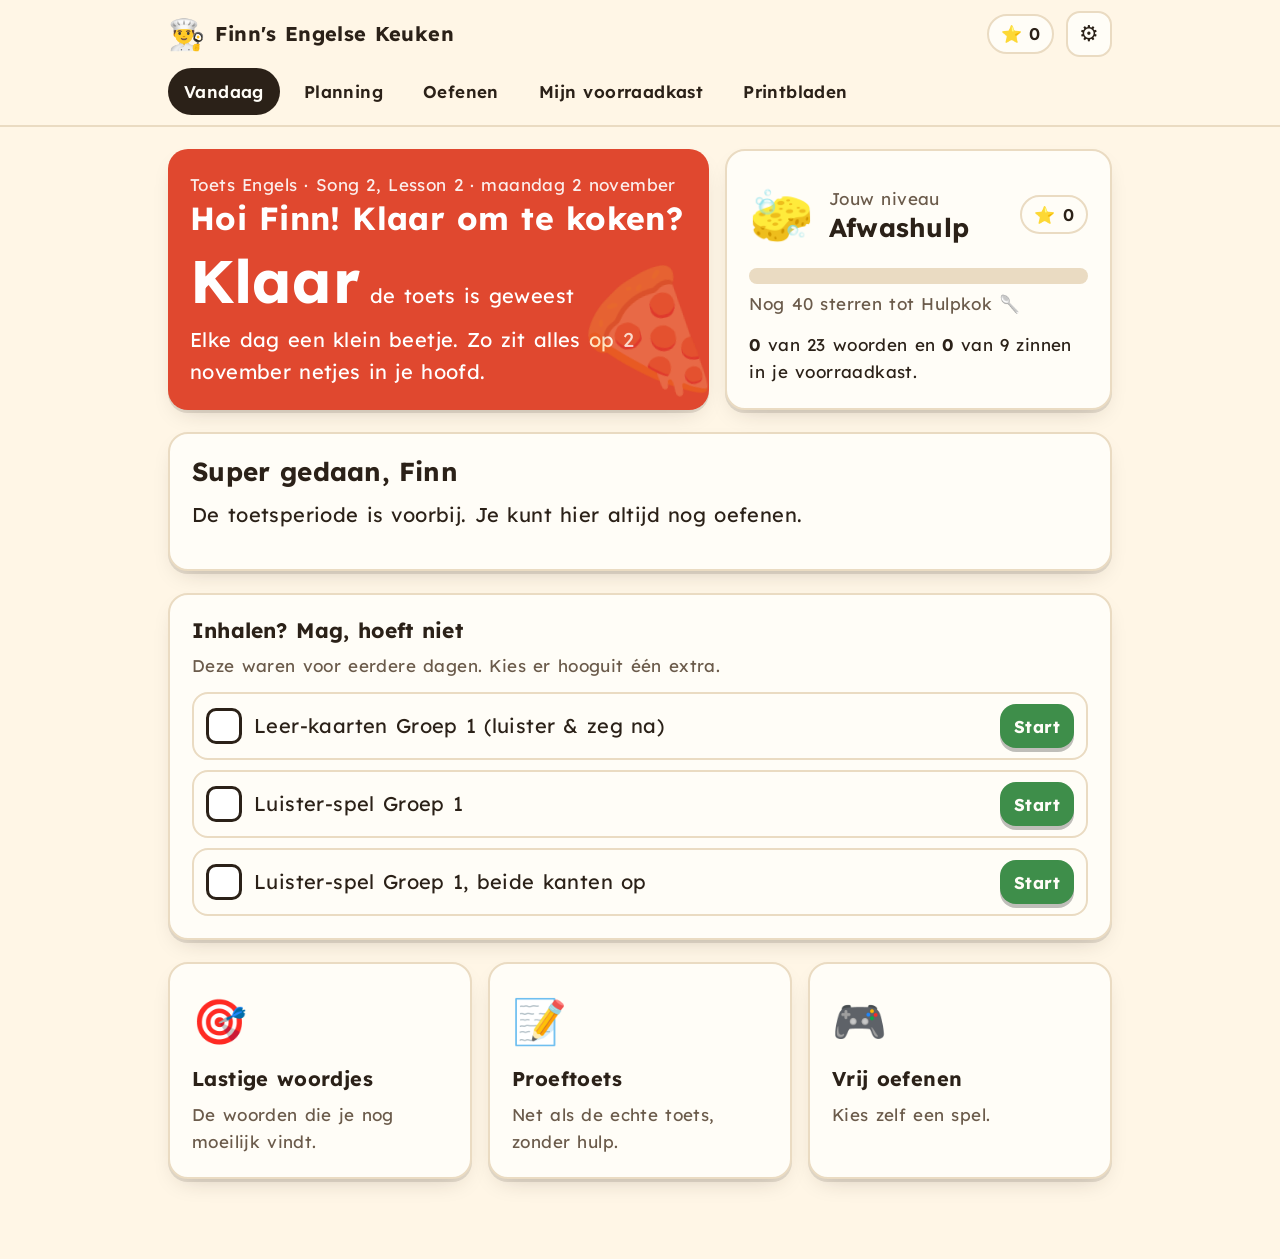
<file: index.html>
<!doctype html>
<html lang="nl">
<head>
<meta charset="utf-8">
<meta name="viewport" content="width=device-width,initial-scale=1">
<title>Finn's Engelse Keuken – oefenen voor de toets</title>
<link rel="preconnect" href="https://fonts.googleapis.com">
<link rel="preconnect" href="https://fonts.gstatic.com" crossorigin>
<link href="https://fonts.googleapis.com/css2?family=Lexend:wght@400;500;600;700;800&display=swap" rel="stylesheet">
<link rel="stylesheet" href="styles.css">
<link rel="icon" href="data:image/svg+xml,<svg xmlns='http://www.w3.org/2000/svg' viewBox='0 0 100 100'><text y='.9em' font-size='90'>🍅</text></svg>">
</head>
<body>
<header class="top">
  <div class="in">
    <a class="brand" href="#home"><span class="hat" aria-hidden="true">👨‍🍳</span><span>Finn's Engelse Keuken</span></a>
    <span class="pill" title="Sterren"><span aria-hidden="true">⭐</span><span id="starCount">0</span></span>
    <button class="iconbtn" id="setBtn" aria-label="Instellingen">⚙️</button>
  </div>
  <nav class="tabs" id="tabs">
    <a href="#home" data-t="home">Vandaag</a>
    <a href="#plan" data-t="plan">Planning</a>
    <a href="#modes" data-t="modes">Oefenen</a>
    <a href="#shelf" data-t="shelf">Mijn voorraadkast</a>
    <a href="print.html" target="_blank" rel="noopener">Printbladen</a>
  </nav>
</header>
<main class="wrap" id="app" aria-live="polite"></main>

<div class="modal" id="settings" role="dialog" aria-modal="true" aria-labelledby="setTitle">
  <div class="card">
    <h2 id="setTitle">Instellingen</h2>
    <div class="set"><span>Letters</span><div class="seg" data-k="big"><button data-v="0">Normaal</button><button data-v="1">Groot</button></div></div>
    <div class="set"><span>Voorleessnelheid</span><div class="seg" data-k="rate"><button data-v="0.6">Slak</button><button data-v="0.8">Rustig</button><button data-v="1">Normaal</button></div></div>
    <div class="set"><span>Engelse stem</span><select id="voiceSel"></select></div>
    <div class="set"><span>Opdrachten voorlezen (NL)</span><div class="seg" data-k="readNl"><button data-v="1">Aan</button><button data-v="0">Uit</button></div></div>
    <div class="set"><span>Geluidjes</span><div class="seg" data-k="sfx"><button data-v="1">Aan</button><button data-v="0">Uit</button></div></div>
    <p class="small muted" style="margin-top:12px" id="persistNote"></p>
    <p class="small" style="margin-top:4px"><a href="#shelf" id="toSync" style="color:var(--sky);font-weight:700">Voortgang meenemen naar tablet of laptop →</a></p>
    <div class="row" style="justify-content:space-between">
      <button class="btn ghost" id="resetBtn">Alles opnieuw beginnen</button>
      <button class="btn" id="closeSet">Klaar</button>
    </div>
  </div>
</div>
<canvas id="confetti"></canvas>
<script src="data.js"></script>
<script src="storage.js"></script>
<script src="app.js"></script>
</body>
</html>
</file>
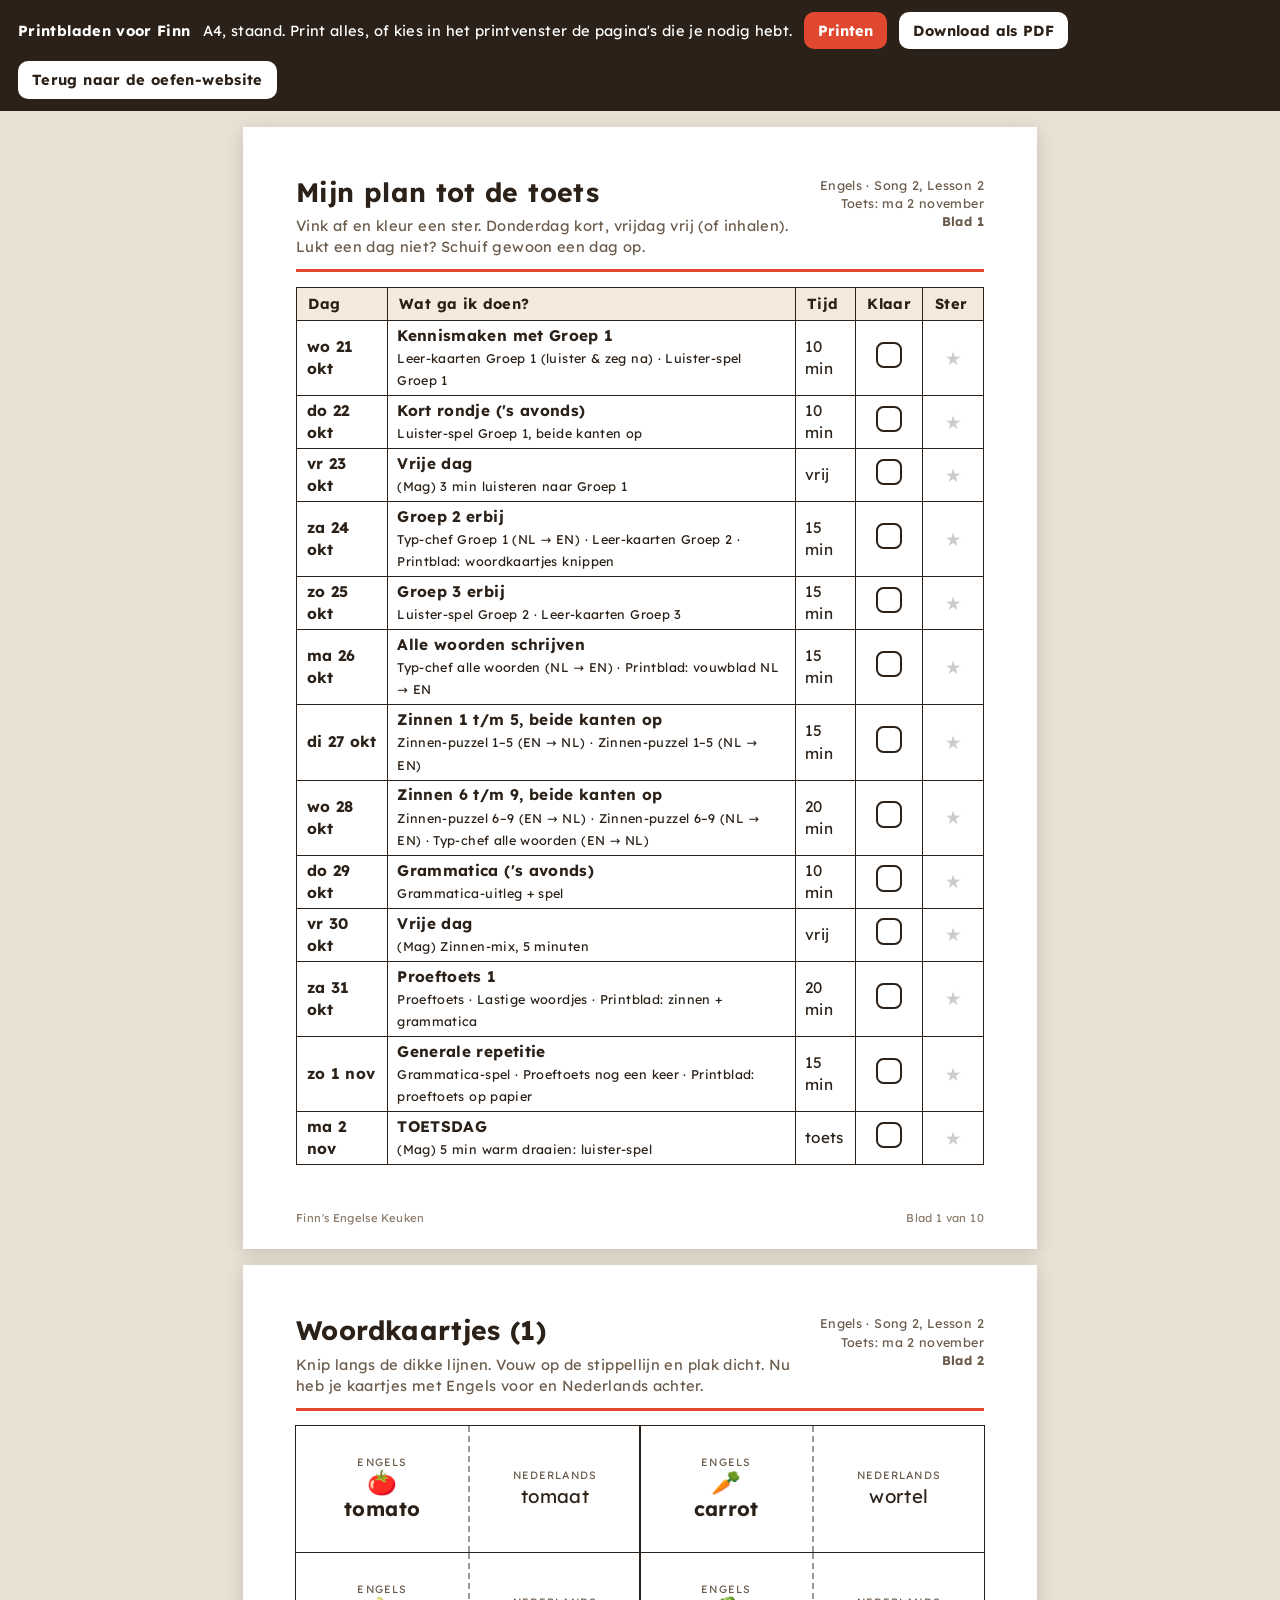
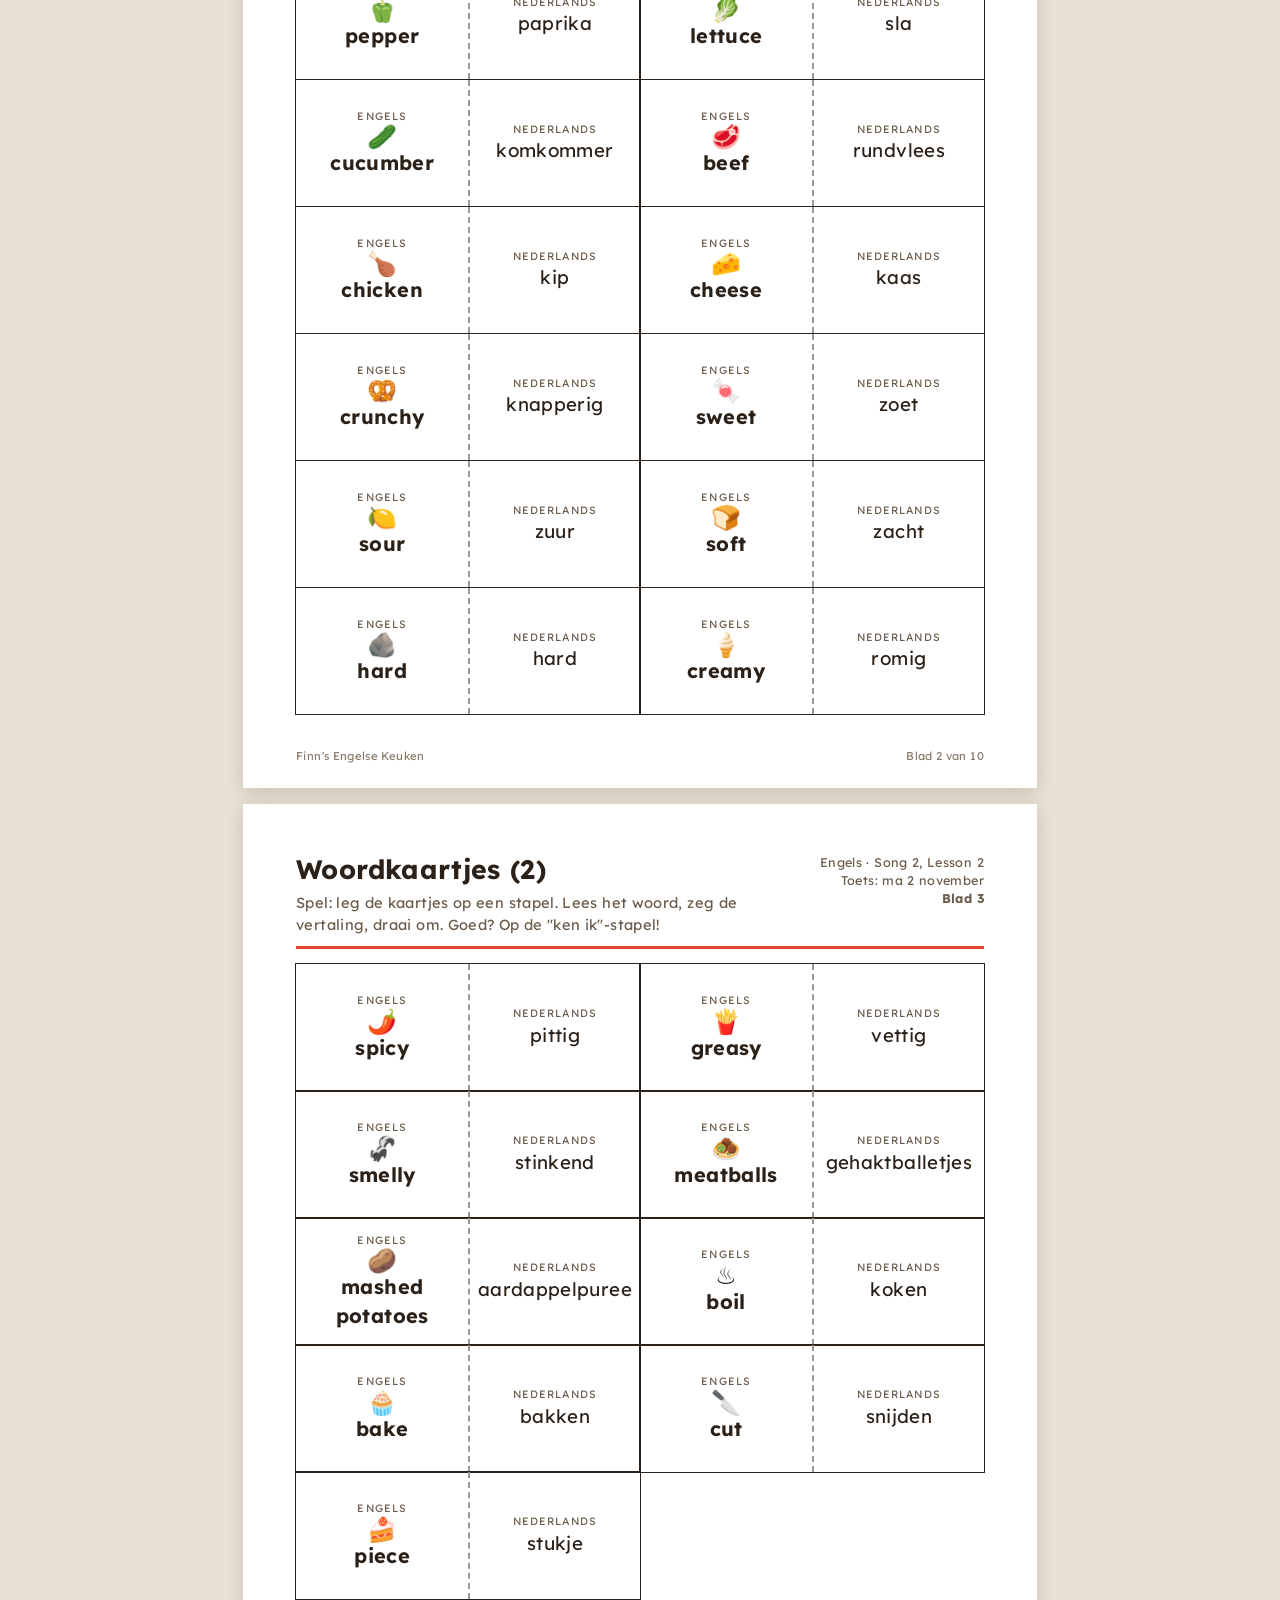
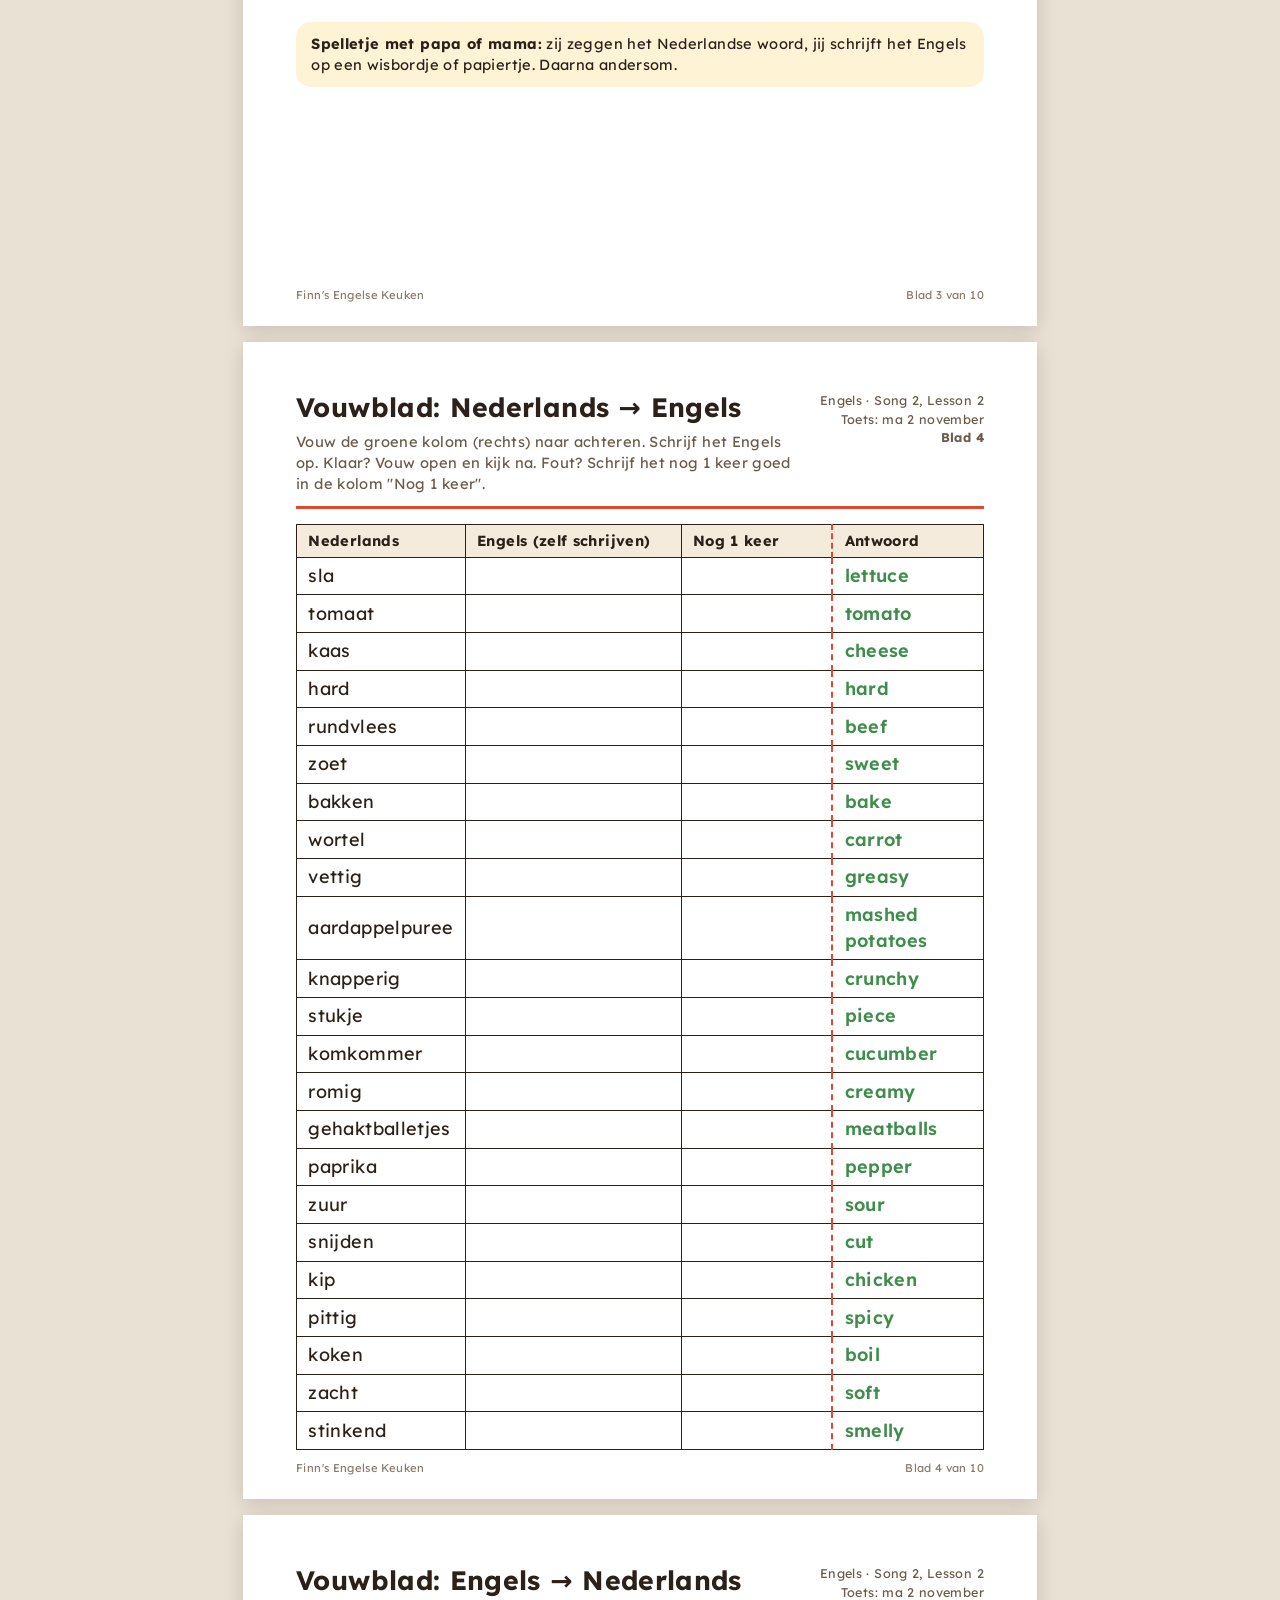
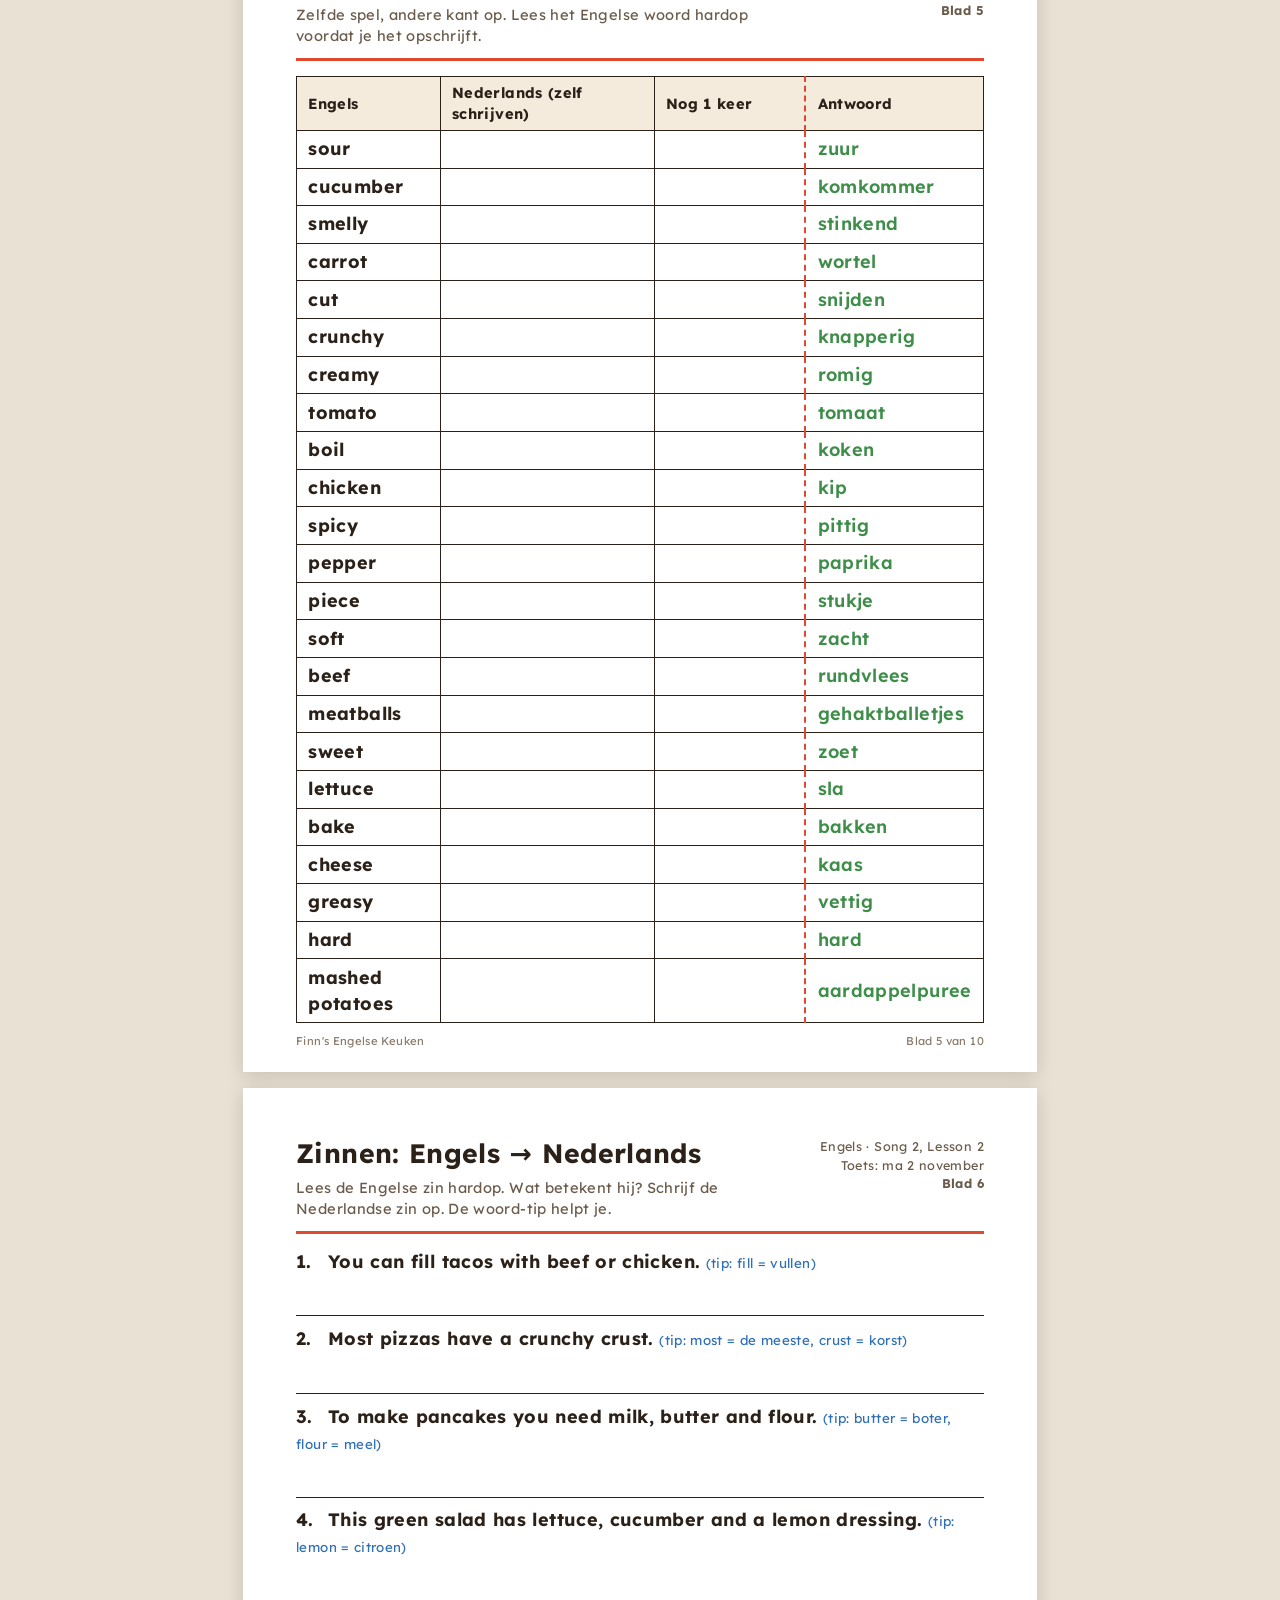
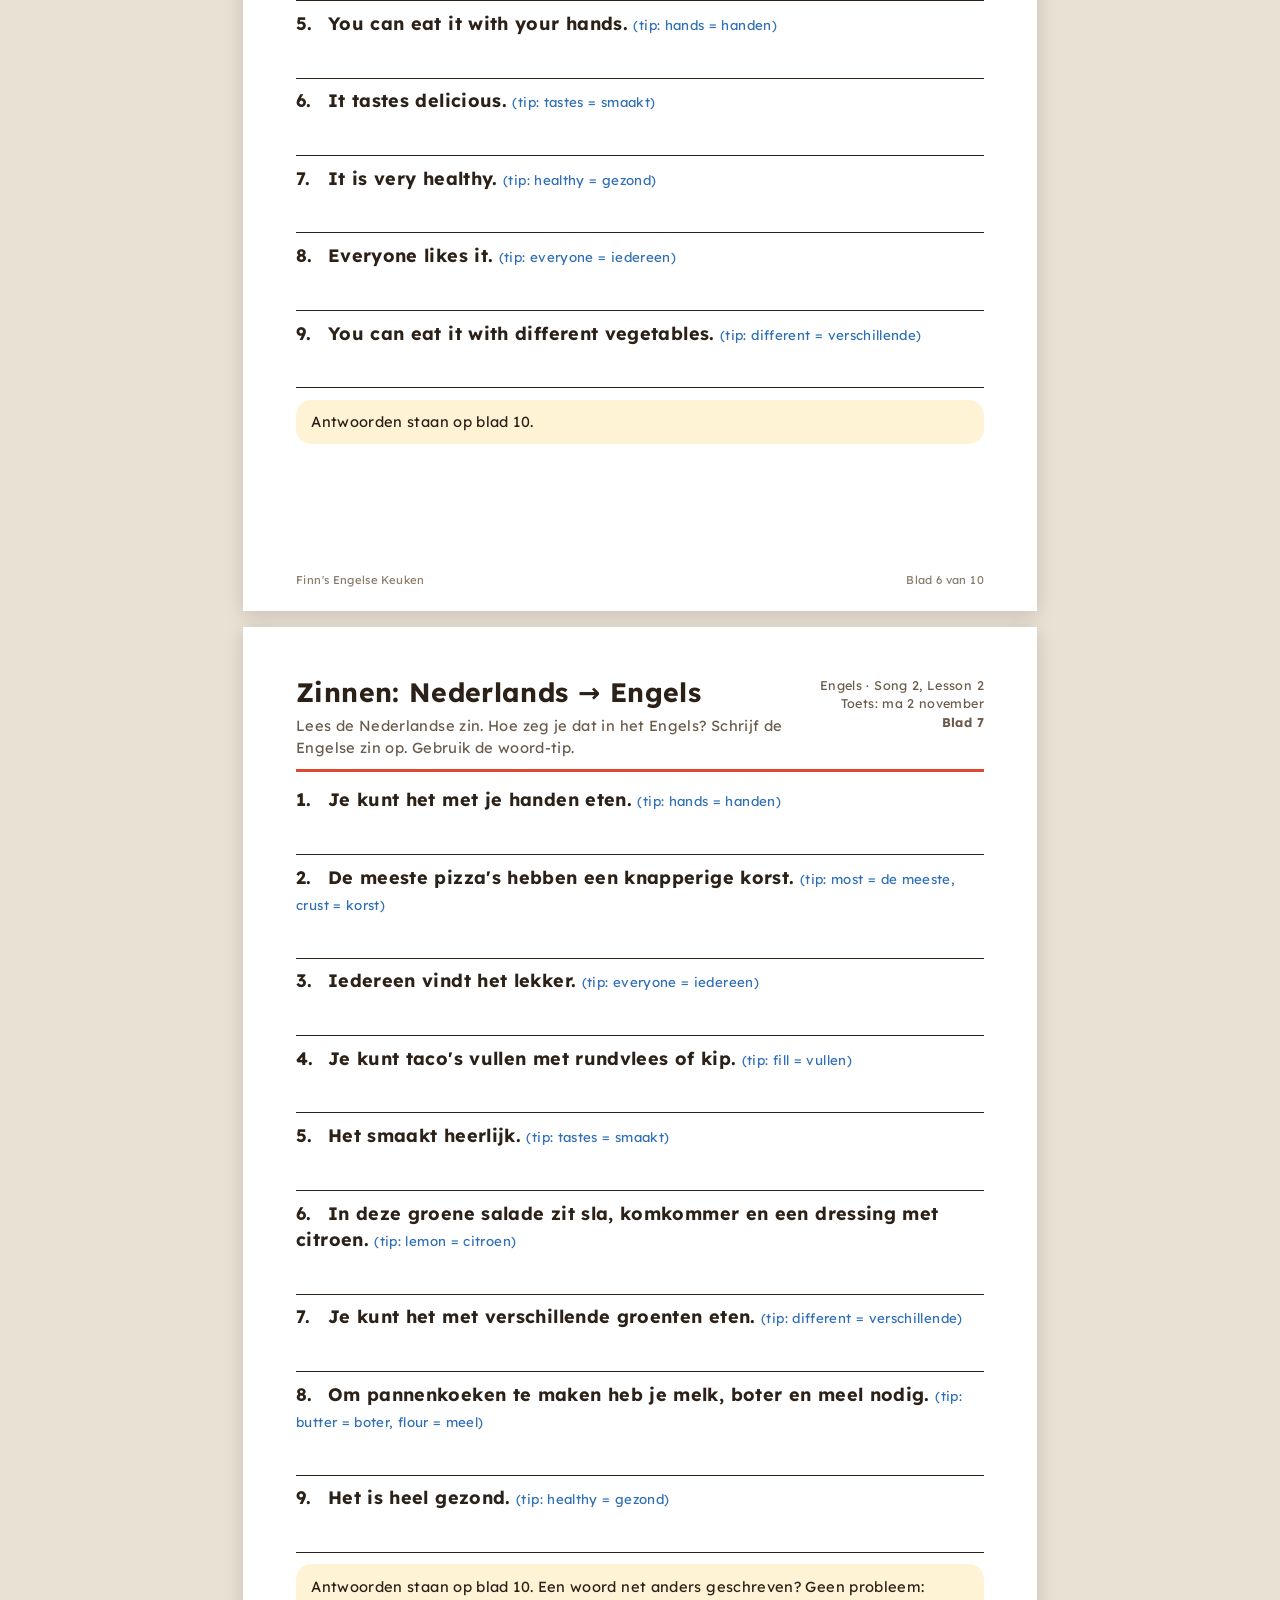
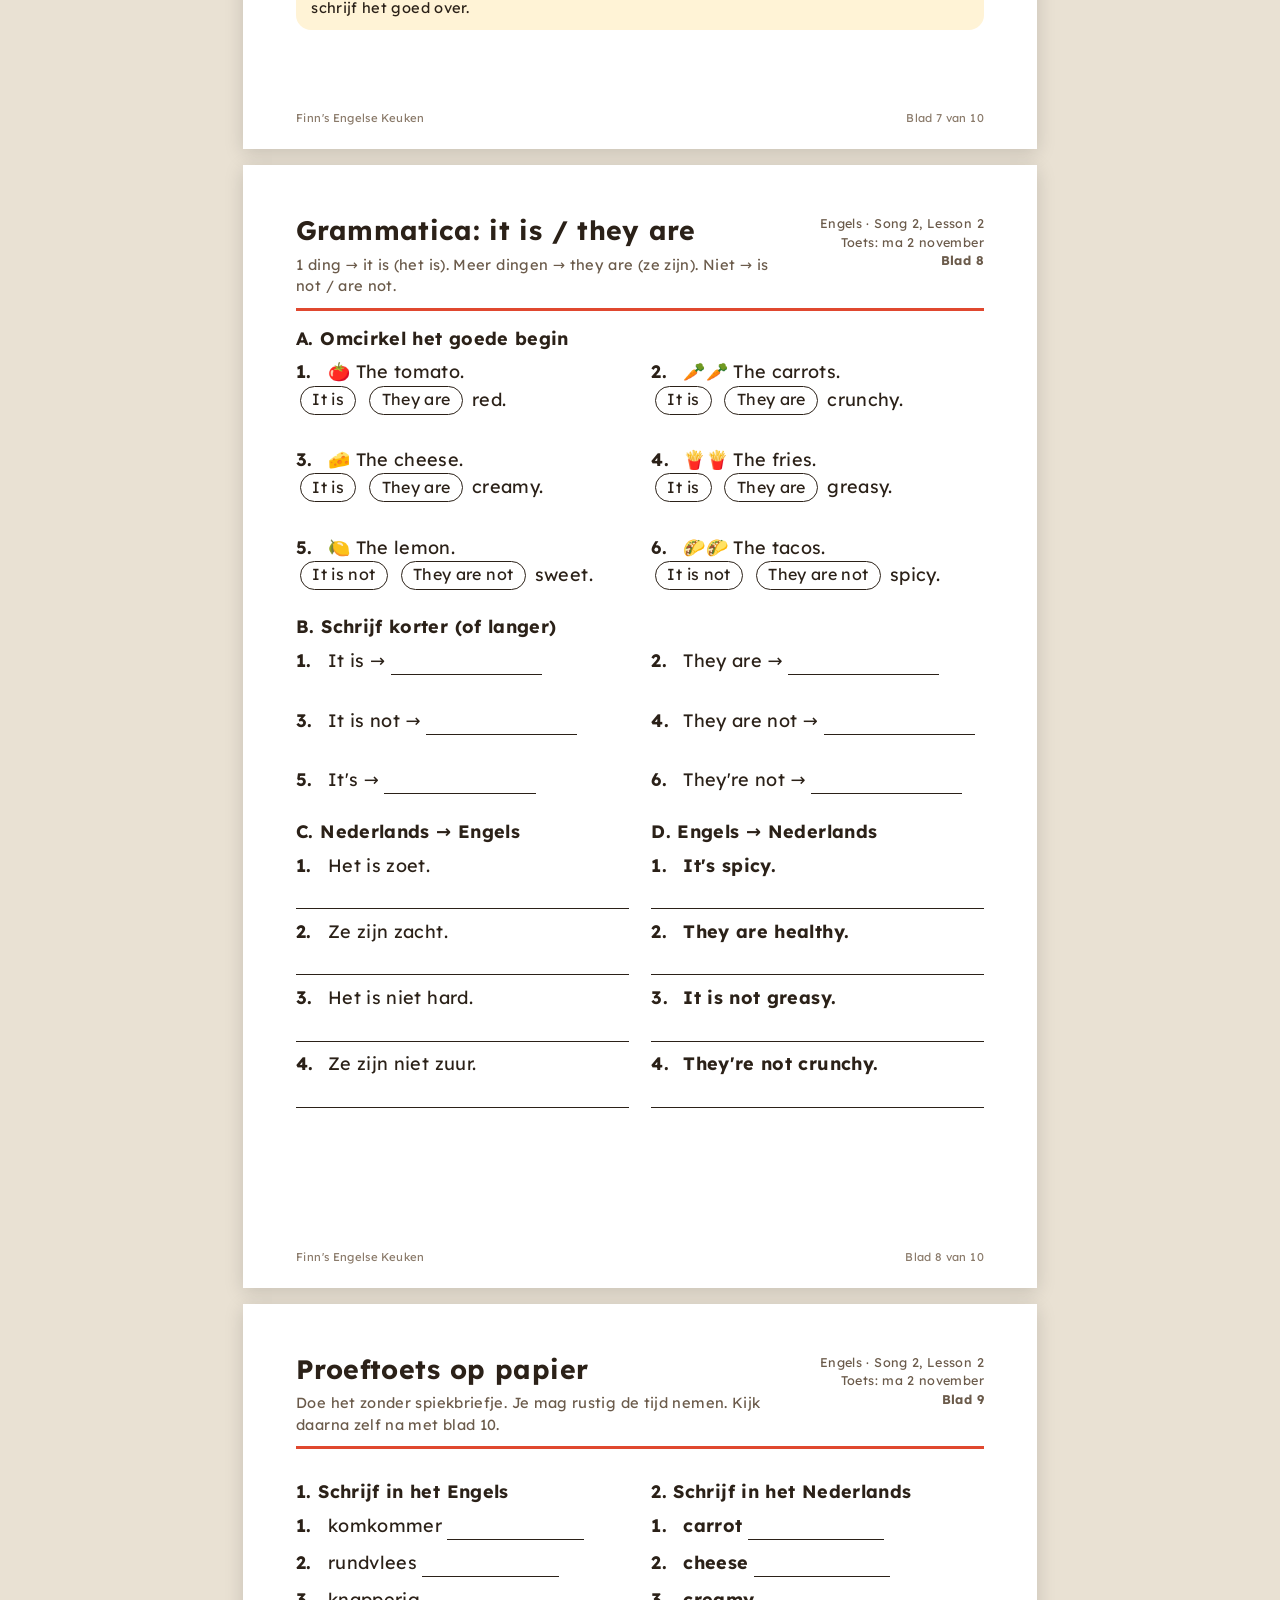
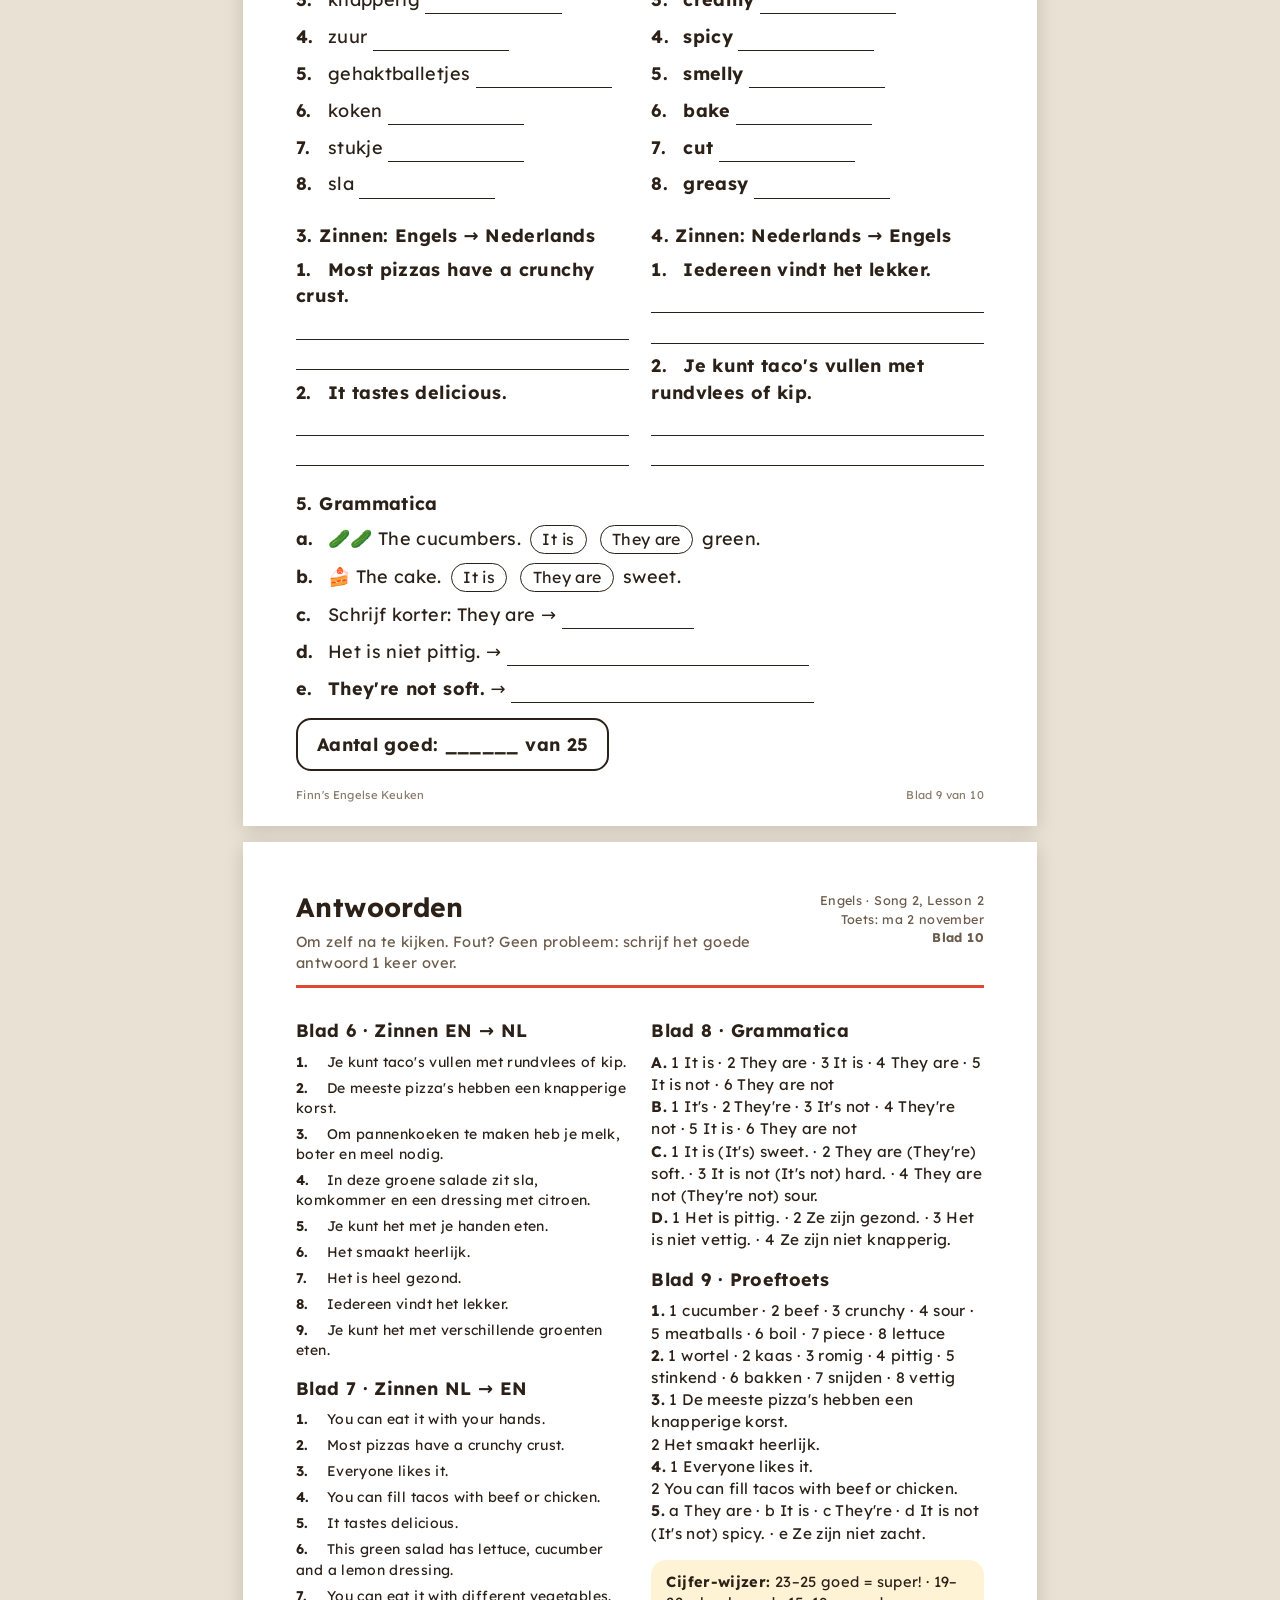
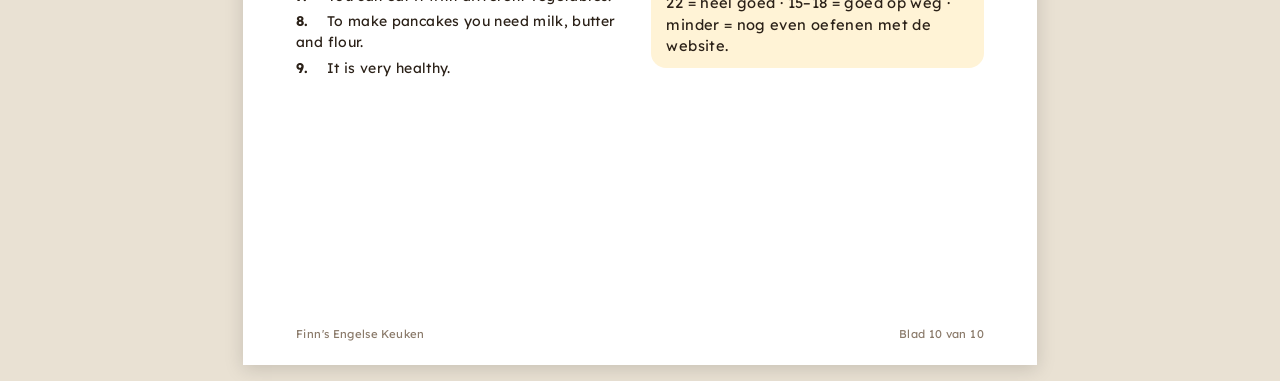
<file: print.html>
<!doctype html>
<html lang="nl">
<head>
<meta charset="utf-8">
<meta name="viewport" content="width=device-width,initial-scale=1">
<title>Printbladen – Finn's Engelse Keuken</title>
<link rel="preconnect" href="https://fonts.googleapis.com">
<link rel="preconnect" href="https://fonts.gstatic.com" crossorigin>
<link href="https://fonts.googleapis.com/css2?family=Lexend:wght@400;600;700&display=swap" rel="stylesheet">
<style>
@page{size:A4;margin:13mm 14mm}
*{box-sizing:border-box}
body{font-family:'Lexend',system-ui,sans-serif;color:#2B2118;margin:0;background:#E9E1D3;letter-spacing:.02em;line-height:1.45;font-size:13.5pt}
.bar{position:sticky;top:0;background:#2B2118;color:#fff;padding:12px 18px;display:flex;gap:12px;align-items:center;flex-wrap:wrap;z-index:5;font-size:11pt}
.bar button,.bar a{font:inherit;font-weight:700;background:#E0482F;color:#fff;border:0;border-radius:10px;padding:8px 14px;cursor:pointer;text-decoration:none}
.bar a{background:#fff;color:#2B2118}
.page{width:210mm;min-height:297mm;margin:16px auto;background:#fff;padding:13mm 14mm;box-shadow:0 4px 18px rgba(0,0,0,.15);position:relative;overflow:hidden}
@media print{body{background:#fff;font-size:12.5pt}.bar{display:none}.page{margin:0;box-shadow:none;width:auto;min-height:0;padding:0;page-break-after:always;break-after:page}.page:last-child{page-break-after:auto;break-after:auto}}
h1{font-size:20pt;margin:0 0 2mm;line-height:1.2}
h2{font-size:13.5pt;margin:4mm 0 2mm}
.sub{color:#6B5B4B;font-size:11pt;margin:0 0 4mm}
.head{display:flex;justify-content:space-between;align-items:flex-start;border-bottom:3px solid #E0482F;padding-bottom:3mm;margin-bottom:4mm}
.head .nm{font-size:9.5pt;color:#6B5B4B;text-align:right;white-space:nowrap;padding-left:6mm}
.tip{background:#FFF3D6;border-radius:4mm;padding:3mm 4mm;font-size:11pt;margin:3mm 0}
table{width:100%;border-collapse:collapse}
td,th{border:1.5px solid #2B2118;padding:1.4mm 3mm;vertical-align:middle;text-align:left}
th{background:#F4EBDD;font-size:11pt}
.wline{height:11mm}
.plan td{padding:1mm 2.5mm}
.fold{border-left:2.5px dashed #E0482F!important}
.ans{color:#3E8E4A;font-weight:600}
.chk{width:7mm;height:7mm;border:2px solid #2B2118;border-radius:2mm;display:inline-block}
.cards{display:grid;grid-template-columns:1fr 1fr;gap:0}
.fc{display:grid;grid-template-columns:1fr 1fr;border:1.5px solid #2B2118;height:34mm;margin:-.75px}
.fc>div{display:flex;flex-direction:column;align-items:center;justify-content:center;text-align:center;padding:2mm}
.fc .en{font-weight:700;font-size:15pt}
.fc .nl{font-size:14pt;border-left:2px dashed #999}
.fc .pic{font-size:18pt;line-height:1}
.fc .lab{font-size:8pt;color:#6B5B4B;text-transform:uppercase;letter-spacing:.1em}
.lines{border-bottom:1.5px solid #2B2118;height:11mm}
.q{margin:0 0 2.6mm}
.num{display:inline-block;width:7mm;font-weight:700}
.circle{display:inline-block;border:1.5px solid #2B2118;border-radius:99px;padding:.5mm 3mm;margin:0 1mm;font-size:12pt}
.two{display:grid;grid-template-columns:1fr 1fr;gap:6mm}
.score{border:2px solid #2B2118;border-radius:4mm;padding:3mm 5mm;display:inline-block;font-weight:700}
.foot{position:absolute;bottom:6mm;left:14mm;right:14mm;font-size:8.5pt;color:#8a7a6a;display:flex;justify-content:space-between}
@media print{.foot{display:none}}
.star{font-size:14pt;color:#ccc}
</style>
</head>
<body>
<div class="bar"><b>Printbladen voor Finn</b><span>A4, staand. Print alles, of kies in het printvenster de pagina's die je nodig hebt.</span><button onclick="print()">Printen</button><a href="Printbladen_Finn_Engels.pdf" download>Download als PDF</a><a href="index.html">Terug naar de oefen-website</a></div>
<div id="pages"></div>
<script src="data.js"></script>
<script>
const L = LESSON, P = PLAN;
const esc = s => String(s).replace(/[&<>"]/g, c => ({'&':'&amp;','<':'&lt;','>':'&gt;','"':'&quot;'}[c]));
const head = (t, s, n) => `<div class="head"><div><h1>${t}</h1><p class="sub" style="margin:0">${s}</p></div><div class="nm">Engels · Song 2, Lesson 2<br>Toets: ma 2 november<br><b>Blad ${n}</b></div></div>`;
const pages = [];

// 1 Planning
pages.push(`${head('Mijn plan tot de toets', 'Vink af en kleur een ster. Donderdag kort, vrijdag vrij (of inhalen). Lukt een dag niet? Schuif gewoon een dag op.', 1)}
<table class="plan" style="font-size:11.5pt"><tr><th style="width:24mm">Dag</th><th>Wat ga ik doen?</th><th style="width:16mm">Tijd</th><th style="width:16mm">Klaar</th><th style="width:16mm">Ster</th></tr>
${P.map(d => `<tr><td><b>${esc(d.day)}</b></td><td><b>${esc(d.title)}</b><br><span style="font-size:9.5pt">${d.tasks.map(t => esc(t.text)).join(' · ')}</span></td><td>${d.test ? 'toets' : d.min ? d.min + ' min' : 'vrij'}</td><td style="text-align:center"><span class="chk"></span></td><td style="text-align:center"><span class="star">★</span></td></tr>`).join('')}
</table>
`);

// 2-3 Woordkaartjes
const cardsHtml = ws => `<div class="cards">${ws.map(w => `<div class="fc"><div><span class="lab">Engels</span><span class="pic">${w.pic}</span><span class="en">${esc(w.en)}</span></div><div class="nl"><span class="lab">Nederlands</span><span>${esc(w.nl)}</span></div></div>`).join('')}</div>`;
pages.push(`${head('Woordkaartjes (1)', 'Knip langs de dikke lijnen. Vouw op de stippellijn en plak dicht. Nu heb je kaartjes met Engels voor en Nederlands achter.', 2)}${cardsHtml(L.words.slice(0, 14))}`);
pages.push(`${head('Woordkaartjes (2)', 'Spel: leg de kaartjes op een stapel. Lees het woord, zeg de vertaling, draai om. Goed? Op de "ken ik"-stapel!', 3)}${cardsHtml(L.words.slice(14))}
<div class="tip" style="margin-top:6mm"><b>Spelletje met papa of mama:</b> zij zeggen het Nederlandse woord, jij schrijft het Engels op een wisbordje of papiertje. Daarna andersom.</div>`);

// 4 Vouwblad NL->EN
const order1 = [3,0,7,12,5,9,20,1,15,18,8,22,4,13,17,2,10,21,6,14,19,11,16];
pages.push(`${head('Vouwblad: Nederlands → Engels', 'Vouw de groene kolom (rechts) naar achteren. Schrijf het Engels op. Klaar? Vouw open en kijk na. Fout? Schrijf het nog 1 keer goed in de kolom "Nog 1 keer".', 4)}
<table><tr><th style="width:38mm">Nederlands</th><th>Engels (zelf schrijven)</th><th style="width:40mm">Nog 1 keer</th><th class="fold" style="width:40mm">Antwoord</th></tr>
${order1.map(i => L.words[i]).map(w => `<tr><td>${esc(w.nl)}</td><td></td><td></td><td class="fold ans">${esc(w.en)}</td></tr>`).join('')}</table>`);

// 5 Vouwblad EN->NL
const order2 = [10,4,16,1,21,8,13,0,19,6,14,2,22,11,5,17,9,3,20,7,15,12,18];
pages.push(`${head('Vouwblad: Engels → Nederlands', 'Zelfde spel, andere kant op. Lees het Engelse woord hardop voordat je het opschrijft.', 5)}
<table><tr><th style="width:38mm">Engels</th><th>Nederlands (zelf schrijven)</th><th style="width:40mm">Nog 1 keer</th><th class="fold" style="width:40mm">Antwoord</th></tr>
${order2.map(i => L.words[i]).map(w => `<tr><td><b>${esc(w.en)}</b></td><td></td><td></td><td class="fold ans">${esc(w.nl)}</td></tr>`).join('')}</table>`);

// 6 Zinnen
pages.push(`${head('Zinnen: Engels → Nederlands', 'Lees de Engelse zin hardop. Wat betekent hij? Schrijf de Nederlandse zin op. De woord-tip helpt je.', 6)}
${L.phrases.map((p, i) => `<div class="q"><span class="num">${i + 1}.</span> <b>${esc(p.en)}</b> <span style="font-size:10pt;color:#2F6FB5">(tip: ${esc(p.tip)})</span><div class="lines"></div></div>`).join('')}
<div class="tip">Antwoorden staan op blad 10.</div>`);

// 7 Zinnen NL->EN
const ordP = [4,1,7,0,5,3,8,2,6];
pages.push(`${head('Zinnen: Nederlands → Engels', 'Lees de Nederlandse zin. Hoe zeg je dat in het Engels? Schrijf de Engelse zin op. Gebruik de woord-tip.', 7)}
${ordP.map(i => L.phrases[i]).map((p, i) => `<div class="q"><span class="num">${i + 1}.</span> <b>${esc(p.nl)}</b> <span style="font-size:10pt;color:#2F6FB5">(tip: ${esc(p.tip)})</span><div class="lines"></div></div>`).join('')}
<div class="tip">Antwoorden staan op blad 10. Een woord net anders geschreven? Geen probleem: schrijf het goed over.</div>`);

// 7 Grammatica
const gA = [['🍅','The tomato.','red.','It is','They are'],['🥕🥕','The carrots.','crunchy.','It is','They are'],['🧀','The cheese.','creamy.','It is','They are'],['🍟🍟','The fries.','greasy.','It is','They are'],['🍋','The lemon.','sweet.','It is not','They are not'],['🌮🌮','The tacos.','spicy.','It is not','They are not']];
pages.push(`${head('Grammatica: it is / they are', '1 ding → it is (het is). Meer dingen → they are (ze zijn). Niet → is not / are not.', 8)}
<h2>A. Omcirkel het goede begin</h2>
<div class="two">${gA.map((g, i) => `<div class="q"><span class="num">${i + 1}.</span> ${g[0]} ${g[1]}<br><span class="circle">${g[3]}</span> <span class="circle">${g[4]}</span> ${g[2]}</div>`).join('')}</div>
<h2>B. Schrijf korter (of langer)</h2>
<div class="two">${[["It is →",""],["They are →",""],["It is not →",""],["They are not →",""],["It's →",""],["They're not →",""]].map((x,i)=>`<div class="q"><span class="num">${i+1}.</span> ${x[0]} <span style="display:inline-block;width:40mm;border-bottom:1.5px solid #2B2118">&nbsp;</span></div>`).join('')}</div>
<div class="two"><div><h2>C. Nederlands → Engels</h2>
${['Het is zoet.','Ze zijn zacht.','Het is niet hard.','Ze zijn niet zuur.'].map((s,i)=>`<div class="q"><span class="num">${i+1}.</span> ${s}<div class="lines" style="height:8mm"></div></div>`).join('')}</div><div>
<h2>D. Engels → Nederlands</h2>
${["It's spicy.","They are healthy.","It is not greasy.","They're not crunchy."].map((s,i)=>`<div class="q"><span class="num">${i+1}.</span> <b>${s}</b><div class="lines" style="height:8mm"></div></div>`).join('')}</div></div>`);

// 8 Proeftoets
const tNE = ['cucumber','beef','crunchy','sour','meatballs','boil','piece','lettuce'].map(id => L.words.find(w => w.id === id));
const tEN = ['carrot','cheese','creamy','spicy','smelly','bake','cut','greasy'].map(id => L.words.find(w => w.id === id));
const tP = [L.phrases[1], L.phrases[5]]; const tPn = [L.phrases[7], L.phrases[0]];
pages.push(`${head('Proeftoets op papier', 'Doe het zonder spiekbriefje. Je mag rustig de tijd nemen. Kijk daarna zelf na met blad 10.', 9)}
<div class="two"><div><h2>1. Schrijf in het Engels</h2>${tNE.map((w,i)=>`<div class="q"><span class="num">${i+1}.</span> ${esc(w.nl)} <span style="display:inline-block;width:36mm;border-bottom:1.5px solid #2B2118">&nbsp;</span></div>`).join('')}</div>
<div><h2>2. Schrijf in het Nederlands</h2>${tEN.map((w,i)=>`<div class="q"><span class="num">${i+1}.</span> <b>${esc(w.en)}</b> <span style="display:inline-block;width:36mm;border-bottom:1.5px solid #2B2118">&nbsp;</span></div>`).join('')}</div></div>
<div class="two"><div><h2>3. Zinnen: Engels → Nederlands</h2>${tP.map((p,i)=>`<div class="q"><span class="num">${i+1}.</span> <b>${esc(p.en)}</b><div class="lines" style="height:8mm"></div><div class="lines" style="height:8mm"></div></div>`).join('')}
</div><div><h2>4. Zinnen: Nederlands → Engels</h2>${tPn.map((p,i)=>`<div class="q"><span class="num">${i+1}.</span> <b>${esc(p.nl)}</b><div class="lines" style="height:8mm"></div><div class="lines" style="height:8mm"></div></div>`).join('')}</div></div>
<h2>5. Grammatica</h2>
<div class="q"><span class="num">a.</span> 🥒🥒 The cucumbers. <span class="circle">It is</span> <span class="circle">They are</span> green.</div>
<div class="q"><span class="num">b.</span> 🍰 The cake. <span class="circle">It is</span> <span class="circle">They are</span> sweet.</div>
<div class="q"><span class="num">c.</span> Schrijf korter: They are → <span style="display:inline-block;width:35mm;border-bottom:1.5px solid #2B2118">&nbsp;</span></div>
<div class="q"><span class="num">d.</span> Het is niet pittig. → <span style="display:inline-block;width:80mm;border-bottom:1.5px solid #2B2118">&nbsp;</span></div>
<div class="q"><span class="num">e.</span> <b>They're not soft.</b> → <span style="display:inline-block;width:80mm;border-bottom:1.5px solid #2B2118">&nbsp;</span></div>
<div style="margin-top:4mm"><span class="score">Aantal goed: ______ van 25</span></div>`);

// 9 Antwoorden
pages.push(`${head('Antwoorden', 'Om zelf na te kijken. Fout? Geen probleem: schrijf het goede antwoord 1 keer over.', 10)}
<div class="two"><div>
<h2>Blad 6 · Zinnen EN → NL</h2>${L.phrases.map((p,i)=>`<div class="q" style="font-size:10.5pt;margin-bottom:1.5mm"><span class="num">${i+1}.</span> ${esc(p.nl)}</div>`).join('')}
<h2>Blad 7 · Zinnen NL → EN</h2>${ordP.map(i=>L.phrases[i]).map((p,i)=>`<div class="q" style="font-size:10.5pt;margin-bottom:1.5mm"><span class="num">${i+1}.</span> ${esc(p.en)}</div>`).join('')}
</div><div>
<h2>Blad 8 · Grammatica</h2>
<div style="font-size:11.5pt"><b>A.</b> 1 It is · 2 They are · 3 It is · 4 They are · 5 It is not · 6 They are not<br>
<b>B.</b> 1 It's · 2 They're · 3 It's not · 4 They're not · 5 It is · 6 They are not<br>
<b>C.</b> 1 It is (It's) sweet. · 2 They are (They're) soft. · 3 It is not (It's not) hard. · 4 They are not (They're not) sour.<br>
<b>D.</b> 1 Het is pittig. · 2 Ze zijn gezond. · 3 Het is niet vettig. · 4 Ze zijn niet knapperig.</div>
<h2>Blad 9 · Proeftoets</h2>
<div style="font-size:11.5pt"><b>1.</b> ${tNE.map((w,i)=>`${i+1} ${esc(w.en)}`).join(' · ')}<br>
<b>2.</b> ${tEN.map((w,i)=>`${i+1} ${esc(w.nl)}`).join(' · ')}<br>
<b>3.</b> ${tP.map((p,i)=>`${i+1} ${esc(p.nl)}`).join('<br>')}<br>
<b>4.</b> ${tPn.map((p,i)=>`${i+1} ${esc(p.en)}`).join('<br>')}<br>
<b>5.</b> a They are · b It is · c They're · d It is not (It's not) spicy. · e Ze zijn niet zacht.</div>
<div class="tip" style="margin-top:4mm;font-size:11pt"><b>Cijfer-wijzer:</b> 23–25 goed = super! · 19–22 = heel goed · 15–18 = goed op weg · minder = nog even oefenen met de website.</div>
</div></div>`);

document.getElementById('pages').innerHTML = pages.map((p, i) => `<section class="page">${p}<div class="foot"><span>Finn's Engelse Keuken</span><span>Blad ${i + 1} van ${pages.length}</span></div></section>`).join('');
</script>
</body>
</html>
</file>
<file: styles.css>
:root{
  --bg:#FFF6E6; --paper:#FFFDF7; --ink:#2B2118; --muted:#6B5B4B; --line:#EADBC2;
  --tomato:#E0482F; --tomato-soft:#FCE1DA; --mustard:#E9A517; --mustard-soft:#FCEFC9;
  --leaf:#3E8E4A; --leaf-soft:#DDF0DC; --sky:#2F6FB5; --sky-soft:#DDE9F7; --plum:#7A4AA8;
  --ok:#2E8B3E; --almost:#C98400; --radius:20px; --shadow:0 3px 0 rgba(43,33,24,.12), 0 10px 24px -12px rgba(43,33,24,.25);
  --fs:20px;
}
html.big{ --fs:24px }
*{box-sizing:border-box}
html{font-size:var(--fs)}
body{margin:0;background:var(--bg);color:var(--ink);font-family:'Lexend',system-ui,sans-serif;line-height:1.6;letter-spacing:.02em;word-spacing:.08em;-webkit-font-smoothing:antialiased}
button,input{font:inherit;color:inherit;letter-spacing:inherit}
button{cursor:pointer}
:focus-visible{outline:4px solid var(--sky);outline-offset:3px;border-radius:12px}
.wrap{max-width:980px;margin:0 auto;padding:0 18px 80px}

/* Top bar */
.top{position:sticky;top:0;z-index:20;background:rgba(255,246,230,.94);backdrop-filter:blur(6px);border-bottom:2px solid var(--line)}
.top .in{max-width:980px;margin:0 auto;padding:10px 18px;display:flex;gap:12px;align-items:center}
.brand{display:flex;align-items:center;gap:10px;font-weight:700;font-size:1rem;text-decoration:none;color:var(--ink);margin-right:auto}
.brand .hat{font-size:1.5rem}
.pill{display:inline-flex;align-items:center;gap:6px;background:var(--paper);border:2px solid var(--line);border-radius:999px;padding:4px 12px;font-weight:600;font-size:.85rem;white-space:nowrap}
.iconbtn{background:var(--paper);border:2px solid var(--line);border-radius:14px;width:46px;height:46px;display:grid;place-items:center;font-size:1.1rem}
nav.tabs{display:flex;gap:8px;max-width:980px;margin:0 auto;padding:0 18px 10px;overflow-x:auto}
nav.tabs a{flex:0 0 auto;text-decoration:none;color:var(--ink);font-weight:600;font-size:.85rem;padding:8px 14px;border-radius:999px;border:2px solid transparent}
nav.tabs a.on{background:var(--ink);color:var(--paper)}
nav.tabs a:not(.on):hover{border-color:var(--line)}

h1,h2,h3{line-height:1.25;margin:0 0 .4em;letter-spacing:.01em}
h1{font-size:1.7rem} h2{font-size:1.3rem} h3{font-size:1.05rem}
p{margin:0 0 .8em}
.muted{color:var(--muted)}
.small{font-size:.85rem}

.card{background:var(--paper);border:2px solid var(--line);border-radius:var(--radius);padding:22px;box-shadow:var(--shadow)}
.grid{display:grid;gap:16px}
.g2{grid-template-columns:repeat(auto-fit,minmax(260px,1fr))}
.g3{grid-template-columns:repeat(auto-fit,minmax(200px,1fr))}
section{margin-top:22px}

.btn{display:inline-flex;align-items:center;justify-content:center;gap:10px;border:0;border-radius:16px;padding:14px 22px;font-weight:700;font-size:1rem;background:var(--ink);color:var(--paper);box-shadow:0 4px 0 rgba(0,0,0,.25);transition:transform .08s, box-shadow .08s;text-decoration:none;min-height:56px}
.btn:active{transform:translateY(3px);box-shadow:0 1px 0 rgba(0,0,0,.25)}
.btn.tomato{background:var(--tomato)} .btn.leaf{background:var(--leaf)} .btn.mustard{background:var(--mustard);color:var(--ink)} .btn.sky{background:var(--sky)}
.btn.ghost{background:var(--paper);color:var(--ink);border:2px solid var(--line);box-shadow:0 3px 0 var(--line)}
.btn.block{width:100%}
.btn[disabled]{opacity:.45;cursor:not-allowed}
.row{display:flex;gap:12px;flex-wrap:wrap;align-items:center}
.center{text-align:center}

/* Hero */
.hero{margin-top:22px;display:grid;grid-template-columns:1.4fr 1fr;gap:16px}
@media (max-width:760px){.hero{grid-template-columns:1fr}}
.hero .welcome{background:var(--tomato);color:#fff;border:0;position:relative;overflow:hidden}
.hero .welcome h1{font-size:1.6rem}
.hero .welcome .deco{position:absolute;right:-10px;bottom:-18px;font-size:6rem;opacity:.25;transform:rotate(-12deg)}
.count{display:flex;align-items:baseline;gap:10px}
.count b{font-size:3rem;line-height:1}
.chef{display:flex;gap:14px;align-items:center}
.chef .lvl{font-size:2.6rem}
.bar{height:16px;background:var(--line);border-radius:999px;overflow:hidden}
.bar>i{display:block;height:100%;background:var(--leaf);border-radius:999px;transition:width .4s}

/* Mission */
.mission{border-color:var(--mustard);background:var(--mustard-soft)}
.task{display:flex;align-items:center;gap:12px;background:var(--paper);border:2px solid var(--line);border-radius:16px;padding:10px 12px;margin-top:10px}
.task .chk{width:36px;height:36px;border-radius:10px;border:3px solid var(--ink);display:grid;place-items:center;font-weight:800;flex:0 0 auto;background:#fff}
.task.done .chk{background:var(--leaf);border-color:var(--leaf);color:#fff}
.task.done .txt{text-decoration:line-through;color:var(--muted)}
.task .txt{flex:1}
.task .go{padding:8px 14px;min-height:44px;font-size:.85rem}
.tag{display:inline-block;font-size:.72rem;font-weight:700;padding:2px 10px;border-radius:999px;background:var(--line)}
.tag.busy{background:var(--sky-soft);color:var(--sky)} .tag.rest{background:var(--leaf-soft);color:var(--leaf)} .tag.test{background:var(--tomato);color:#fff}

/* Plan */
.day{display:grid;grid-template-columns:120px 1fr;gap:16px;padding:16px;border-radius:var(--radius);background:var(--paper);border:2px solid var(--line)}
.day.today{border-color:var(--tomato);box-shadow:0 0 0 4px var(--tomato-soft)}
.day.past{opacity:.75}
.day .d{font-weight:700}
@media (max-width:600px){.day{grid-template-columns:1fr;gap:6px}}

/* Practice */
.stage{max-width:720px;margin:22px auto 0}
.progress{display:flex;gap:6px;margin:6px 0 16px}
.progress i{flex:1;height:10px;border-radius:99px;background:var(--line)}
.progress i.ok{background:var(--leaf)} .progress i.bad{background:var(--mustard)} .progress i.now{background:var(--ink)}
.q{text-align:center;padding:28px 22px}
.q .pic{font-size:4.2rem;line-height:1.1}
.q .word{font-size:2.3rem;font-weight:700;margin:6px 0;word-break:break-word}
.q .sent{font-size:1.35rem;font-weight:600;margin:8px 0}
.q .lang{font-size:.8rem;font-weight:700;text-transform:uppercase;letter-spacing:.12em;color:var(--muted)}
.syl{font-size:1.1rem;color:var(--sky);font-weight:600}
.speak{display:inline-flex;align-items:center;gap:8px;border:2px solid var(--sky);background:var(--sky-soft);color:var(--sky);border-radius:999px;padding:8px 16px;font-weight:700;font-size:.9rem;min-height:48px}
.speak.slow{border-color:var(--plum);color:var(--plum);background:#EFE6F7}
.opts{display:grid;grid-template-columns:1fr 1fr;gap:12px;margin-top:18px}
@media (max-width:520px){.opts{grid-template-columns:1fr}}
.opt{background:var(--paper);border:3px solid var(--line);border-radius:18px;padding:16px;font-weight:700;font-size:1.05rem;min-height:70px;text-align:center;box-shadow:0 3px 0 var(--line)}
.opt:hover{border-color:var(--ink)}
.opt.right{background:var(--leaf-soft);border-color:var(--leaf)}
.opt.wrong{background:var(--mustard-soft);border-color:var(--mustard)}
.answer{width:100%;font-size:1.6rem;font-weight:600;padding:14px 18px;border-radius:16px;border:3px solid var(--ink);background:#fff;text-align:center;letter-spacing:.06em}
.answer.ok{border-color:var(--leaf);background:var(--leaf-soft)}
.boxes{display:flex;justify-content:center;gap:6px;flex-wrap:wrap;margin:12px 0}
.boxes span{width:30px;height:38px;border-bottom:4px solid var(--ink);display:grid;place-items:end center;font-weight:700;font-size:1.2rem}
.boxes span.sp{border:0;width:16px}
.boxes span.shown{color:var(--sky)}
.feedback{margin-top:16px;border-radius:18px;padding:16px 18px;font-weight:600;text-align:left}
.feedback.ok{background:var(--leaf-soft);color:#1E5C29}
.feedback.almost{background:var(--mustard-soft);color:#6B4700}
.feedback.learn{background:var(--sky-soft);color:#1C4673}
.diff{font-size:1.5rem;letter-spacing:.12em;font-weight:700;margin:6px 0}
.diff .x{background:var(--mustard);color:var(--ink);border-radius:4px;padding:0 2px}
.tiles{display:flex;flex-wrap:wrap;gap:10px;justify-content:center;margin-top:14px}
.tile{background:#fff;border:3px solid var(--line);border-radius:14px;padding:10px 16px;font-weight:700;box-shadow:0 3px 0 var(--line);min-height:52px}
.tile.used{visibility:hidden}
.built{min-height:76px;border:3px dashed var(--line);border-radius:18px;padding:10px;display:flex;flex-wrap:wrap;gap:10px;justify-content:center;align-items:center;background:var(--paper)}
.built .tile{border-color:var(--ink)}
.built:empty::before{content:'Tik de woorden in de goede volgorde';color:var(--muted);font-weight:500;font-size:.9rem}
.combo{position:fixed;left:50%;top:90px;transform:translateX(-50%);background:var(--ink);color:#fff;padding:10px 20px;border-radius:999px;font-weight:800;z-index:50;animation:pop .9s ease forwards;pointer-events:none}
@keyframes pop{0%{opacity:0;transform:translate(-50%,10px) scale(.8)}20%{opacity:1;transform:translate(-50%,0) scale(1.08)}80%{opacity:1}100%{opacity:0;transform:translate(-50%,-14px)}}
.flip{perspective:1000px}
.coach{display:flex;gap:12px;align-items:flex-start;background:var(--paper);border:2px solid var(--line);border-radius:18px;padding:14px 16px;margin-top:16px}
.coach .face{font-size:2rem;line-height:1}

/* Shelf */
.shelf{display:grid;grid-template-columns:repeat(auto-fill,minmax(140px,1fr));gap:12px}
.jar{background:var(--paper);border:2px solid var(--line);border-radius:18px;padding:12px;text-align:center}
.jar .p{font-size:2.2rem;filter:grayscale(1);opacity:.35}
.jar.got .p{filter:none;opacity:1}
.jar.got{border-color:var(--leaf);background:var(--leaf-soft)}
.jar .dots{display:flex;gap:4px;justify-content:center;margin-top:4px}
.jar .dots i{width:10px;height:10px;border-radius:50%;background:var(--line)}
.jar .dots i.on{background:var(--leaf)}
.badge{display:flex;gap:12px;align-items:center;padding:12px;border-radius:16px;border:2px solid var(--line);background:var(--paper)}
.badge .b{font-size:2rem;filter:grayscale(1);opacity:.35}
.badge.got{border-color:var(--mustard);background:var(--mustard-soft)}
.badge.got .b{filter:none;opacity:1}

/* Modes */
.mode{display:flex;flex-direction:column;gap:6px;text-decoration:none;color:var(--ink)}
.mode .ic{font-size:2.2rem}
.mode:hover{border-color:var(--ink)}

/* Grammar explain */
.gx{display:grid;grid-template-columns:1fr 1fr;gap:12px}
@media (max-width:600px){.gx{grid-template-columns:1fr}}
.gx .side{border-radius:16px;padding:14px;border:2px solid var(--line)}
.gx .one{background:var(--tomato-soft)} .gx .more{background:var(--sky-soft)}
.gx b.k{color:var(--tomato)} .gx .more b.k{color:var(--sky)}

/* modal */
.modal{position:fixed;inset:0;background:rgba(43,33,24,.45);display:none;align-items:center;justify-content:center;z-index:60;padding:16px}
.modal.on{display:flex}
.modal .card{max-width:520px;width:100%;max-height:90vh;overflow:auto}
.set{display:flex;justify-content:space-between;align-items:center;gap:12px;padding:12px 0;border-bottom:2px solid var(--line)}
.seg{display:flex;border:2px solid var(--line);border-radius:12px;overflow:hidden}
.seg button{border:0;background:var(--paper);padding:8px 12px;font-weight:600;font-size:.85rem}
.seg button.on{background:var(--ink);color:var(--paper)}
select{font:inherit;font-size:.85rem;padding:8px;border-radius:10px;border:2px solid var(--line);max-width:220px}

canvas#confetti{position:fixed;inset:0;pointer-events:none;z-index:70}
.result .big{font-size:3.4rem;font-weight:800;line-height:1}
.hide{display:none!important}

a.small{color:var(--ink);font-weight:600;text-decoration:none;border-bottom:2px solid var(--line)}
@media (max-width:480px){html{--fs:18px} html.big{--fs:21px} .card{padding:16px} .task{flex-wrap:wrap} .q .word{font-size:2rem}}
</file>
